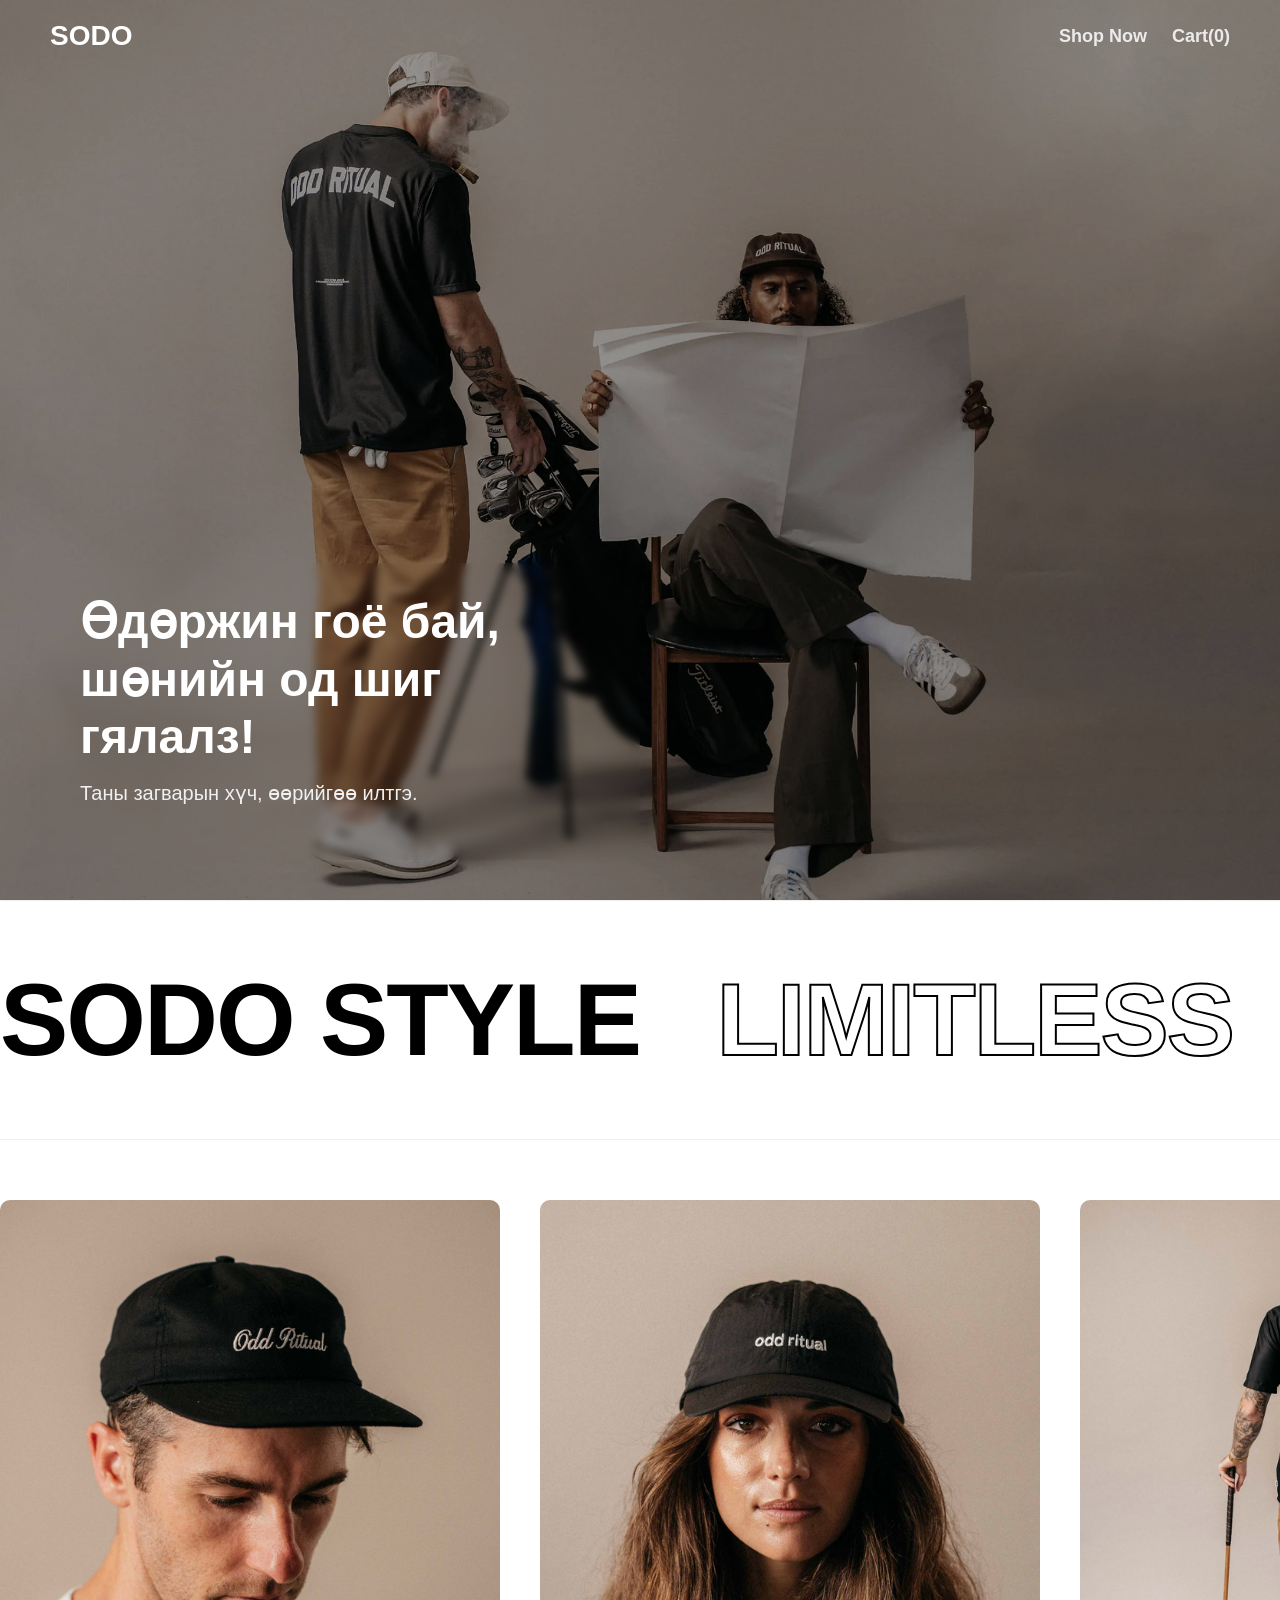
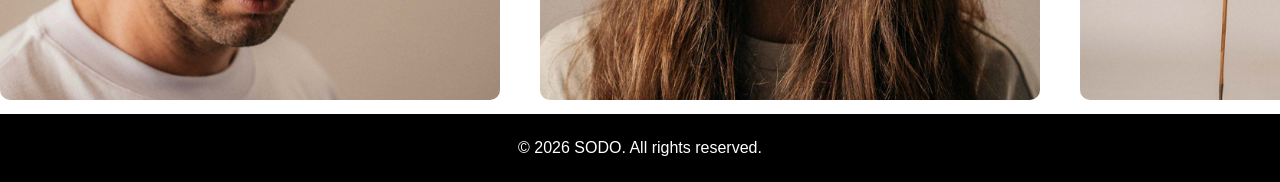
<file: index.html>
<!DOCTYPE html>
<html lang="en">
<head>
<meta charset="UTF-8">
<meta name="description" content="SODO Clothing - Shop stylish hats, shirts, hoodies, pants, and skirts for men and women.">
<meta name="google-site-verification" content="s40xMxsStZ8YMPgdg78lDfr5g1epbVZhalQ4h5-H8yQ" />
<meta name="google-site-verification" content="aYxAVjsPWP7LT2f1iCTtbJpJrB3x3TAT2jIVdtBe6hA" />
<meta name="robots" content="index, follow">
<title>SODO Clothing</title>
<link rel="stylesheet" href="style.css">
</head>

<body>

<!-- NAVBAR -->
<header class="navbar">
  <a href="index.html" class="brand">SODO</a>
  <nav class="nav-links">
    <a href="shopnow.html">Shop Now</a>
    <a href="#" id="cart-nav" onclick="toggleCart(); return false;">Cart(0)</a>
  </nav>
</header>

<!-- HERO -->
<section class="hero" id="hero">
  <div class="hero-overlay">
    <h1>Өдөржин гоё бай, шөнийн од шиг гялалз!</h1>
    <p>Таны загварын хүч, өөрийгөө илтгэ.</p>
  </div>
</section>

<!-- PRODUCTS -->
<div class="brand-statement">
  <div class="scrolling-text">
    <span>SODO STYLE</span>
    <span class="outline-text">LIMITLESS</span>
    <span>BE THE STAR</span>
    <span class="outline-text">SODO STYLE</span>
    <span>LIMITLESS</span>
    <span class="outline-text">BE THE STAR</span>
    <span>SODO STYLE</span>
    <span class="outline-text">LIMITLESS</span>
    <span>BE THE STAR</span>
    <span class="outline-text">SODO STYLE</span>
    <span>LIMITLESS</span>
    <span class="outline-text">BE THE STAR</span>
  </div>
</div>



  <div class="drag-container">
    <div class="drag-track">
      <div class="drag-item"><img src="harma1.jpg" data-worn="p1_worn.webp"></div>
      <div class="drag-item"><img src="harma3.jpg" data-worn="p2_worn.webp"></div>
      <div class="drag-item"><img src="harpo1.webp" data-worn="p3_worn.webp"></div>
      <div class="drag-item"><img src="harma2.webp" data-worn="p1_worn.webp"></div>
      <div class="drag-item"><img src="harpo2.jpg" data-worn="p2_worn.webp"></div>
      <div class="drag-item"><img src="harpo3.jpg" data-worn="p3_worn.webp"></div>
      <div class="drag-item"><img src="sandal.jpg" data-worn="p1_worn.webp"></div>
      <div class="drag-item"><img src="harpo4.jpg" data-worn="p1_worn.webp"></div>
      <div class="drag-item"><img src="harpo5.jpg" data-worn="p1_worn.webp"></div>
      <div class="drag-item"><img src="tsagma1.jpg" data-worn="p1_worn.webp"></div>
      <div class="drag-item"><img src="tsagma2.webp" data-worn="p1_worn.webp"></div>
      <div class="drag-item"><img src="tsagpo1.jpg" data-worn="p1_worn.webp"></div>
      <div class="drag-item"><img src="tsagpo2.jpg" data-worn="p1_worn.webp"></div>
      <div class="drag-item"><img src="tsagpo3.webp" data-worn="p1_worn.webp"></div>
      <div class="drag-item"><img src="tsagoims1.webp" data-worn="p1_worn.webp"></div>
      <div class="drag-item"><img src="tsagoims2.jpg" data-worn="p1_worn.webp"></div>
      <div class="drag-item"><img src="saaralma1.jpg" data-worn="p1_worn.webp"></div>

      </div>
</div>
</section>

<!-- FOOTER -->
<footer class="footer">
  <p>© 2026 SODO. All rights reserved.</p>
</footer>
<script>
// --- SHARED CART LOGIC ---
let cart = JSON.parse(localStorage.getItem('SODO_CART')) || [];

function toggleCart() {
    document.getElementById('cartSidebar').classList.toggle('active');
}

function updateCartUI() {
    const navCart = document.getElementById('cart-nav');
    if(navCart) navCart.innerText = `Cart(${cart.length})`;
    
    const list = document.getElementById('cartItemsList');
    if(!list) return;

    if (cart.length === 0) {
        list.innerHTML = '<p style="color: #999;">Cart is empty.</p>';
    } else {
        list.innerHTML = cart.map((item, index) => `
            <div class="cart-item">
                <img src="${item.image}" alt="">
                <div class="cart-item-info">
                    <h4>${item.name}</h4>
                    <strong>${item.price.toLocaleString()}₮</strong><br>
                    <button class="remove-btn" onclick="removeFromCart(${index})">Remove</button>
                </div>
            </div>
        `).join('');
    }
    
    const total = cart.reduce((sum, item) => sum + item.price, 0);
    const totalDiv = document.getElementById('cartTotal');
    if(totalDiv) totalDiv.innerText = `Total: ${total.toLocaleString()}₮`;
}

function removeFromCart(index) {
    cart.splice(index, 1);
    localStorage.setItem('SODO_CART', JSON.stringify(cart));
    updateCartUI();
}

// Initialize UI on load
document.addEventListener('DOMContentLoaded', updateCartUI);

// ... Keep your existing Drag/Scroll animation code below here ...
</script>
</body>
</html>
</file>
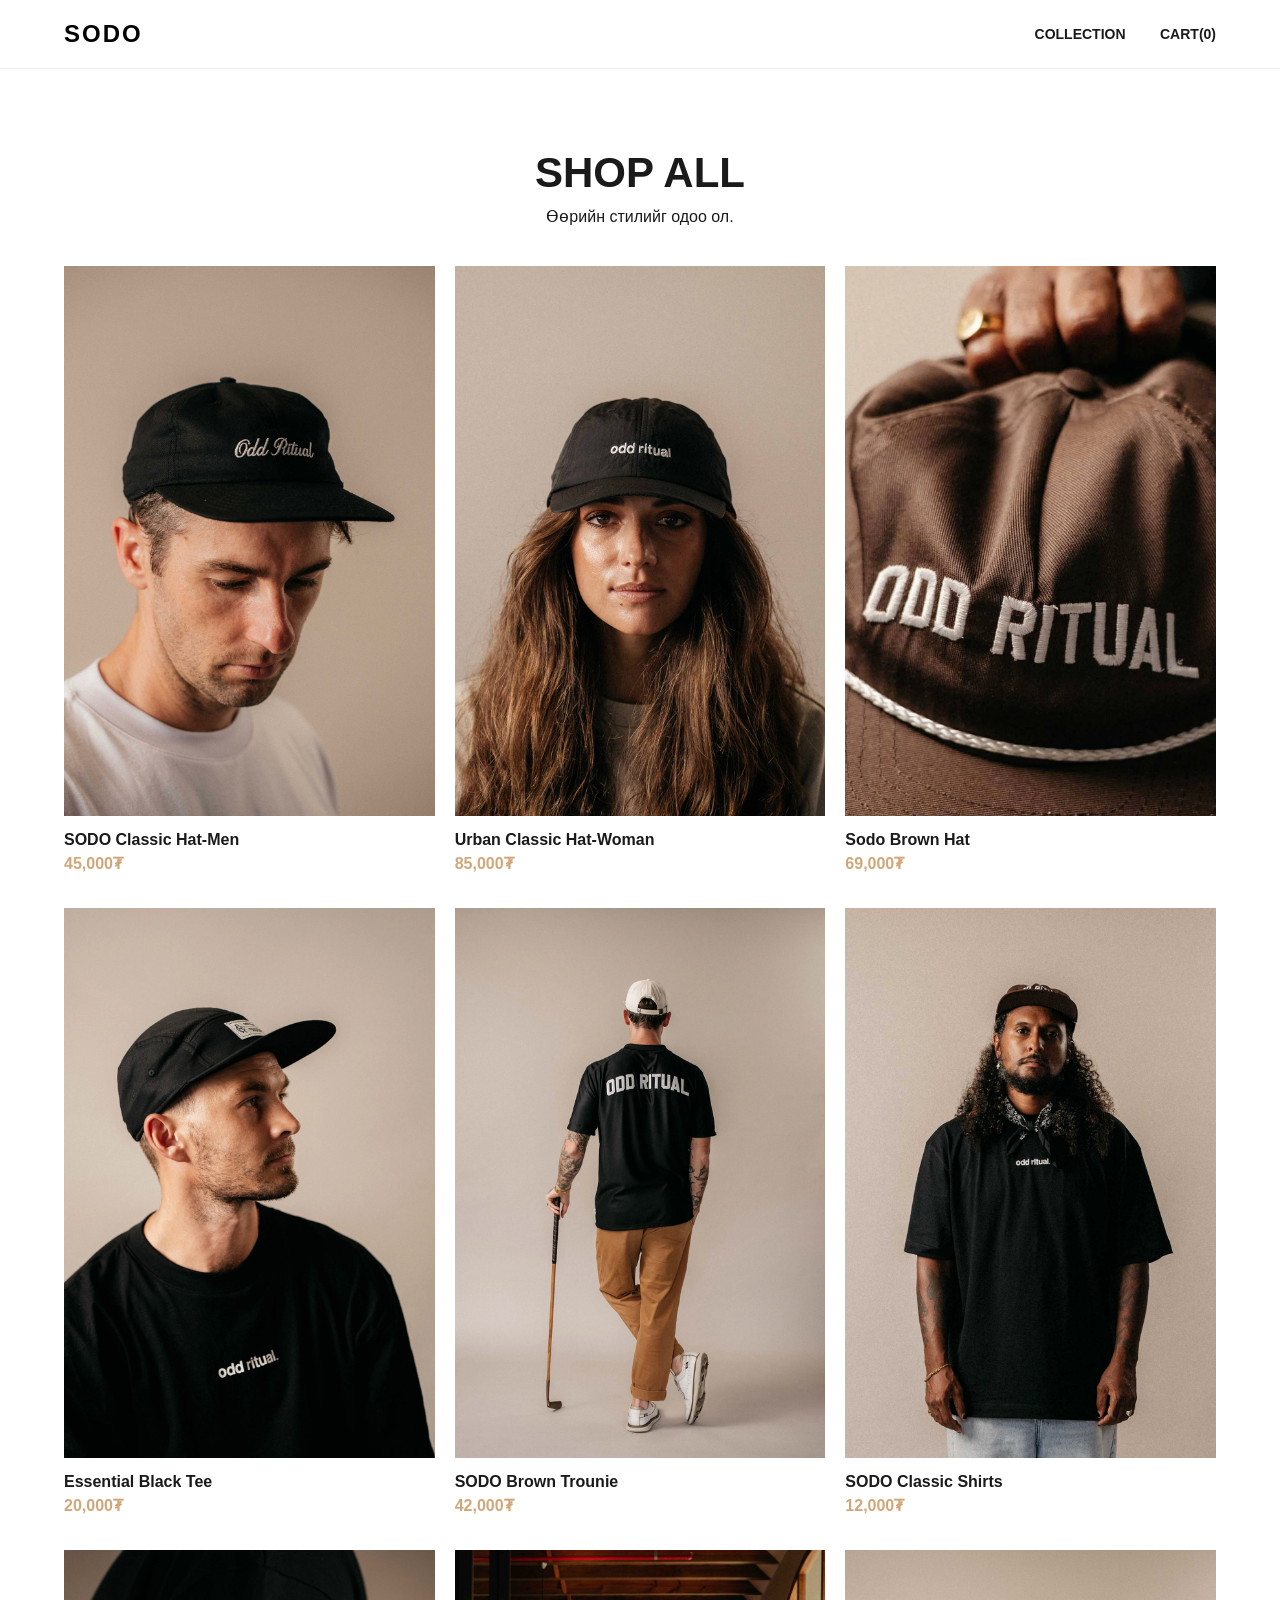
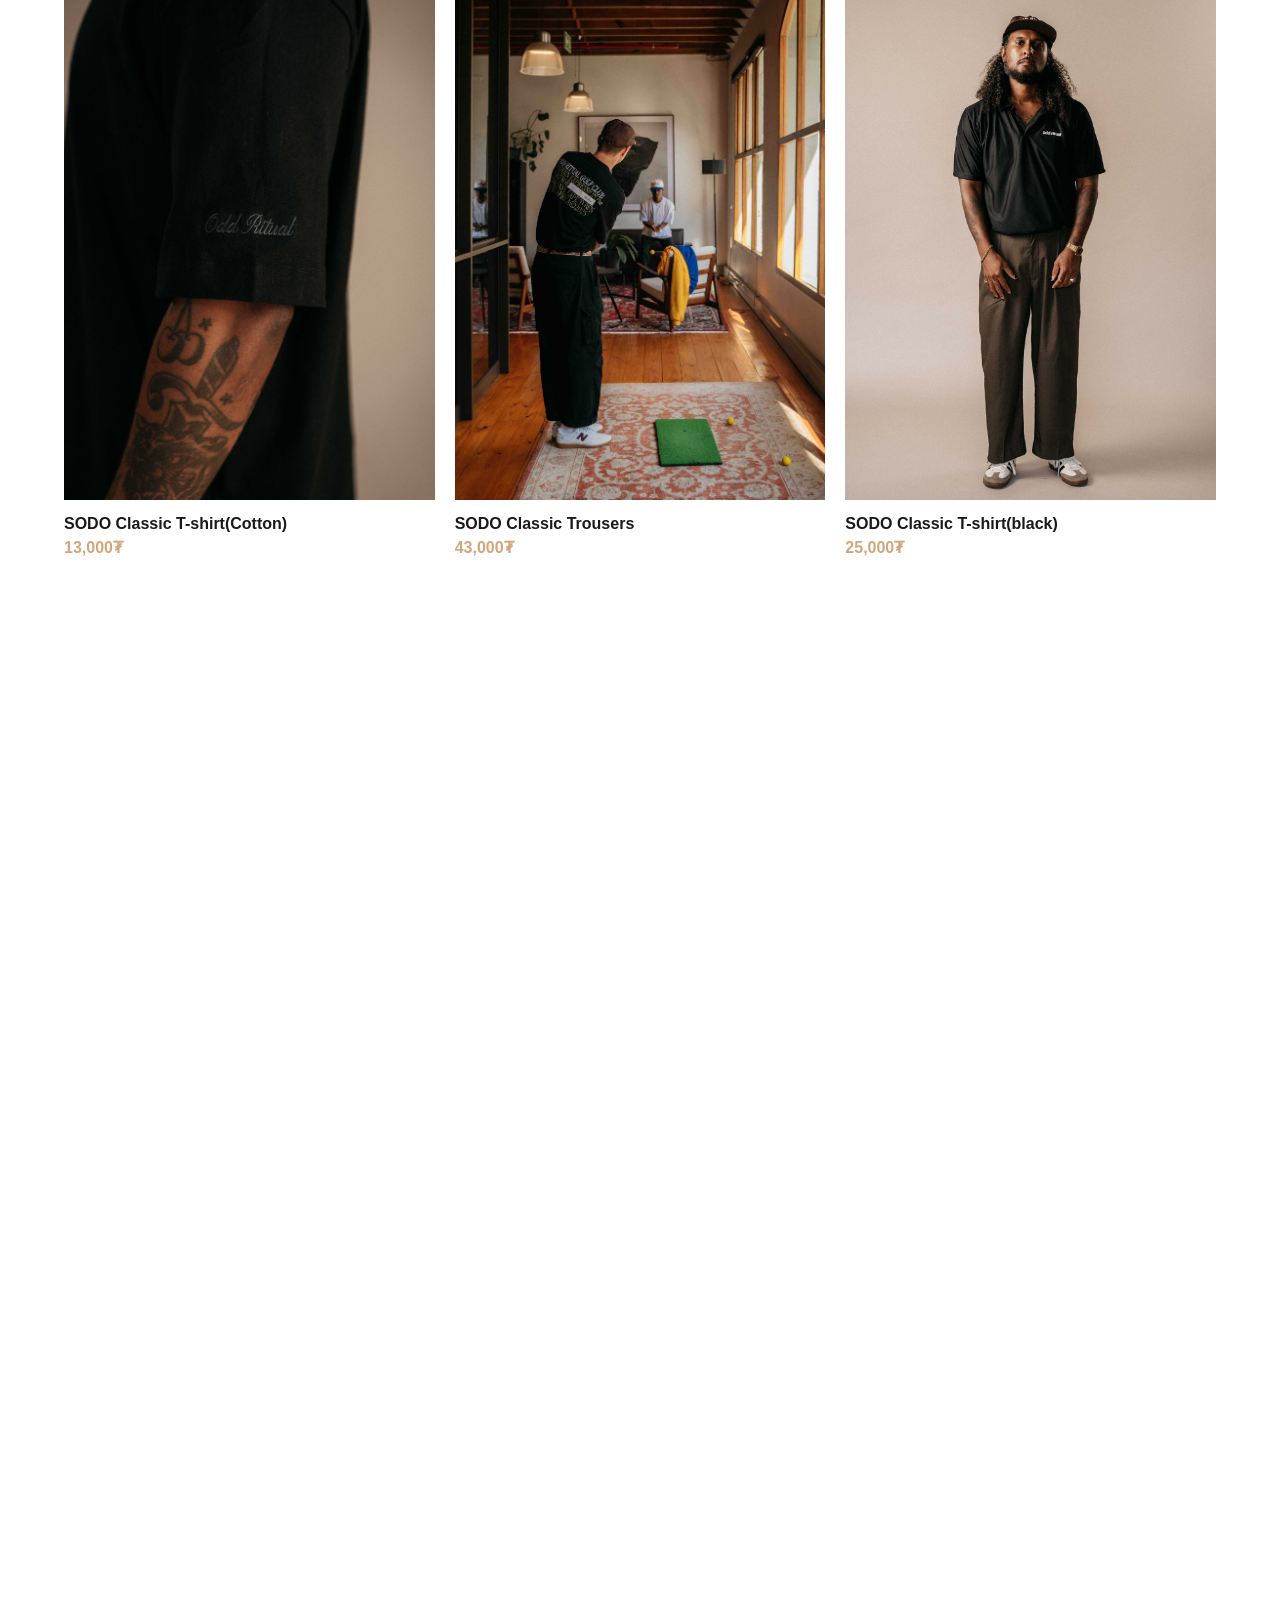
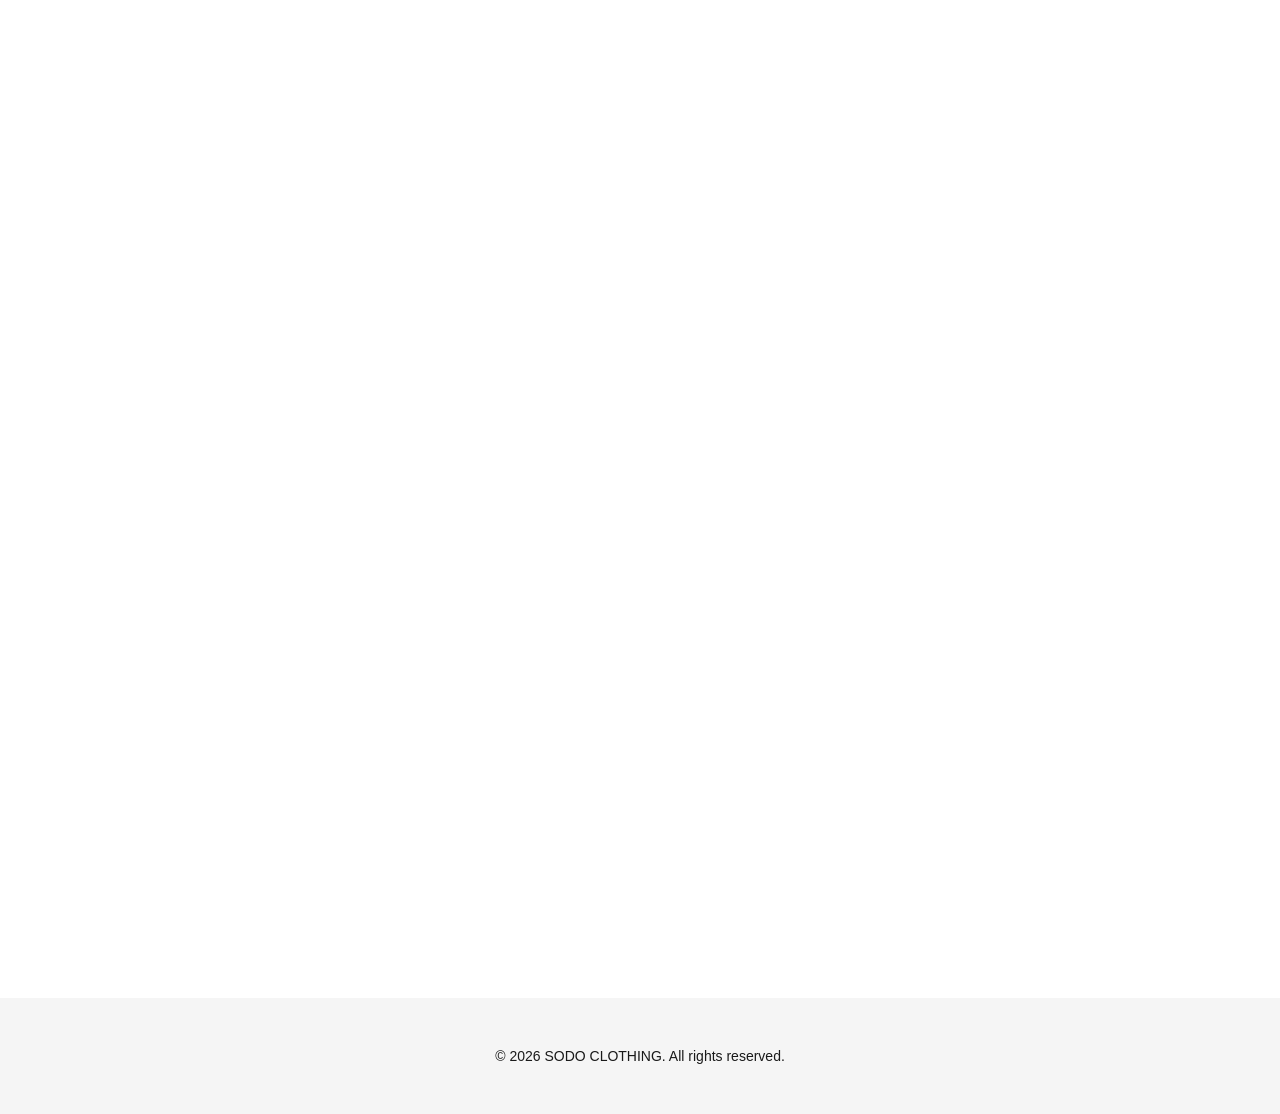
<file: ShopNow.html>
<!DOCTYPE html>
<html lang="en">
<head>
<meta charset="UTF-8">
<meta name="viewport" content="width=device-width, initial-scale=1.0">
<meta name="description" content="SODO Clothing - Shop stylish hats, shirts, hoodies, pants, and skirts for men and women.">
<meta name="keywords" content="SODO, clothing, hats, shirts, hoodies, pants, skirts, shop, fashion, online store">
<meta name="robots" content="index, follow">
<title>Shop Now | SODO</title>
<style>
:root {
    --primary: #000000;
    --accent: #d2a679;
    --bg: #ffffff;
    --text: #1a1a1a;
}

* {
    margin: 0;
    padding: 0;
    box-sizing: border-box;
    font-family: 'Helvetica Neue', Arial, sans-serif;
}

body {
    background-color: var(--bg);
    color: var(--text);
    overflow-x: hidden;
}

/* NAVBAR */
.navbar {
    padding: 20px 5%;
    display: flex;
    justify-content: space-between;
    align-items: center;
    border-bottom: 1px solid #eee;
    position: sticky;
    top: 0;
    background: white;
    z-index: 1000;
}

.brand {
    font-size: 24px;
    font-weight: 900;
    text-decoration: none;
    color: var(--primary);
    letter-spacing: 2px;
}

.nav-links a {
    margin-left: 30px;
    text-decoration: none;
    color: var(--text);
    font-weight: 600;
    font-size: 14px;
    text-transform: uppercase;
}

/* SHOP HEADER */
.shop-header {
    padding: 80px 5% 40px;
    text-align: center;
}

.shop-header h1 {
    font-size: 42px;
    font-weight: 800;
    text-transform: uppercase;
    margin-bottom: 10px;
}

/* PRODUCT GRID */
.shop-container {
    padding: 0 5% 100px;
}

.product-grid {
    display: grid;
    grid-template-columns: repeat(3, 1fr);
    gap: 20px;
}

.product-card {
    position: relative;
    cursor: pointer;
    opacity: 0;
    transform: translateY(20px);
    transition: all 0.6s ease-out;
}

.product-card.reveal {
    opacity: 1;
    transform: translateY(0);
}

.img-wrapper {
    width: 100%;
    height: 550px;
    overflow: hidden;
    background: #f9f9f9;
    position: relative;
}

.img-wrapper img {
    width: 100%;
    height: 100%;
    object-fit: cover;
    transition: transform 0.8s cubic-bezier(0.2, 1, 0.3, 1);
}

.product-card:hover img {
    transform: scale(1.1);
}

/* ADD TO CART BUTTON */
.add-to-cart {
    position: absolute;
    bottom: 20px;
    left: 50%;
    transform: translateX(-50%) translateY(20px);
    background: var(--primary);
    color: white;
    padding: 12px 30px;
    border: none;
    font-weight: 700;
    opacity: 0;
    transition: all 0.3s ease;
}

.product-card:hover .add-to-cart {
    opacity: 1;
    transform: translateX(-50%) translateY(0);
}

.product-info {
    padding: 15px 0;
    text-align: left;
}

.product-info h3 {
    font-size: 16px;
    font-weight: 600;
    margin-bottom: 5px;
}

.product-info p {
    color: var(--accent);
    font-weight: 700;
}

/* CART SIDEBAR */
.cart-sidebar {
    position: fixed;
    top: 0;
    right: -100%;
    width: 400px;
    height: 100%;
    background: white;
    box-shadow: -5px 0 15px rgba(0,0,0,0.1);
    z-index: 2000;
    padding: 40px;
    transition: 0.4s ease;
    display: flex;
    flex-direction: column;
}

.cart-sidebar.active { right: 0; }

.close-cart {
    cursor: pointer;
    font-size: 28px;
    font-weight: bold;
    align-self: flex-end;
}

#cartItemsList {
    flex: 1;
    margin-top: 20px;
    overflow-y: auto;
}

#cartItemsList div {
    display: flex;
    justify-content: space-between;
    margin-bottom: 15px;
}

/* CHECKOUT BUTTON */
#checkoutBtn {
    padding: 15px;
    background: black;
    color: white;
    border: none;
    font-weight: 700;
    cursor: pointer;
}

/* FOOTER */
footer {
    padding: 50px;
    text-align: center;
    background: #f5f5f5;
    font-size: 14px;
}

@media (max-width: 900px) {
    .product-grid { grid-template-columns: repeat(2, 1fr); }
}
</style>
</head>
<body>

<header class="navbar">
    <a href="index.html" class="brand">SODO</a>
    <nav class="nav-links">
        <a href="#">Collection</a>
        <a href="#" id="cart-trigger">Cart(0)</a>
    </nav>
</header>

<section class="shop-header">
    <h1>Shop All</h1>
    <p>Өөрийн стилийг одоо ол.</p>
</section>

<div class="shop-container">
    <div class="product-grid">
        <!-- Example Product -->
        <div class="product-card">
            <div class="img-wrapper">
                <img src="harma1.jpg" alt="Clothing">
                <button class="add-to-cart" onclick="addToCart('SODO Hat', 45000)">Add to Cart</button>
            </div>
            <div class="product-info">
                <h3>SODO Classic Hat-Men</h3>
                <p>45,000₮</p>
            </div>
        </div>
        <div class="product-card">
                <div class="img-wrapper">
                    <img src="harma3.jpg" alt="Clothing">
                    <button class="add-to-cart" onclick="addToCart('Urban Hat-Woman', 85000)">Add to Cart</button>
                </div>
                <div class="product-info">
                    <h3>Urban Classic Hat-Woman</h3>
                    <p>85,000₮</p>
                </div>
            </div>

            <div class="product-card">
                <div class="img-wrapper">
                    <img src="noholt.webp" alt="Clothing">
                    <button class="add-to-cart" onclick="addToCart('Sodo Brown Hat', 65000)">Add to Cart</button>
                </div>
                <div class="product-info">
                    <h3>Sodo Brown Hat</h3>
                    <p>69,000₮</p>
                </div>
            </div>

            <div class="product-card">
                <div class="img-wrapper">
                    <img src="harma2.webp" alt="Clothing">
                    <button class="add-to-cart" onclick="addToCart('Essential Black Tee', 25000)">Add to Cart</button>
                </div>
                <div class="product-info">
                    <h3>Essential Black Tee</h3>
                    <p>20,000₮</p>
                </div>
            </div>

            <div class="product-card">
                <div class="img-wrapper">
                    <img src="harpo1.webp" alt="Clothing">
                    <button class="add-to-cart" onclick="addToCart('Brown Trounie', 45000)">Add to Cart</button>
                </div>
                <div class="product-info">
                    <h3>SODO Brown Trounie</h3>
                    <p>42,000₮</p>
                </div>
            </div>

            <div class="product-card">
                <div class="img-wrapper">
                    <img src="harpo2.jpg" alt="Clothing">
                    <button class="add-to-cart" onclick="addToCart('Classic Shirts', 45000)">Add to Cart</button>
                </div>
                <div class="product-info">
                    <h3>SODO Classic Shirts</h3>
                    <p>12,000₮</p>
                </div>
            </div>

            <div class="product-card">
                <div class="img-wrapper">
                    <img src="harpo3.jpg" alt="Clothing">
                    <button class="add-to-cart" onclick="addToCart('Classic T-shirt(Cotton)', 45000)">Add to Cart</button>
                </div>
                <div class="product-info">
                    <h3>SODO Classic T-shirt(Cotton)</h3>
                    <p>13,000₮</p>
                </div>
            </div>

            <div class="product-card">
                <div class="img-wrapper">
                    <img src="harpo4.jpg" alt="Clothing">
                    <button class="add-to-cart" onclick="addToCart('Classic Trousers', 45000)">Add to Cart</button>
                </div>
                <div class="product-info">
                    <h3>SODO Classic Trousers</h3>
                    <p>43,000₮</p>
                </div>
            </div>

            <div class="product-card">
                <div class="img-wrapper">
                    <img src="harpo5.jpg" alt="Clothing">
                    <button class="add-to-cart" onclick="addToCart('Classic T-shirt(black)', 45000)">Add to Cart</button>
                </div>
                <div class="product-info">
                    <h3>SODO Classic T-shirt(black)</h3>
                    <p>25,000₮</p>
                </div>
            </div>

            <div class="product-card">
                <div class="img-wrapper">
                    <img src="tsagma1.jpg" alt="Clothing">
                    <button class="add-to-cart" onclick="addToCart('Summer Hat', 45000)">Add to Cart</button>
                </div>
                <div class="product-info">
                    <h3>SODO Summer Hat</h3>
                    <p>35,999₮</p>
                </div>
            </div>

            <div class="product-card">
                <div class="img-wrapper">
                    <img src="tsagma2.webp" alt="Clothing">
                    <button class="add-to-cart" onclick="addToCart('Classic Hat', 45000)">Add to Cart</button>
                </div>
                <div class="product-info">
                    <h3>SODO Classic Hat</h3>
                    <p>45,000₮</p>
                </div>
            </div>

            <div class="product-card">
                <div class="img-wrapper">
                    <img src="tsagoims1.webp".jpg" alt="Clothing">
                    <button class="add-to-cart" onclick="addToCart('White socks-1', 45000)">Add to Cart</button>
                </div>
                <div class="product-info">
                    <h3>SODO White socks-1</h3>
                    <p>8,000₮</p>
                </div>
            </div>

            <div class="product-card">
                <div class="img-wrapper">
                    <img src="tsagoims2.jpg" alt="Clothing">
                    <button class="add-to-cart" onclick="addToCart('White socks', 45000)">Add to Cart</button>
                </div>
                <div class="product-info">
                    <h3>SODO White socks</h3>
                    <p>9,000₮</p>
                </div>
            </div>

            <div class="product-card">
                <div class="img-wrapper">
                    <img src="tsagpo1.jpg" alt="Clothing">
                    <button class="add-to-cart" onclick="addToCart('Ritual T-shirt 2016', 45000)">Add to Cart</button>
                </div>
                <div class="product-info">
                    <h3>SODO Ritual T-shirt 2016</h3>
                    <p>45,000₮</p>
                </div>
            </div>

            <div class="product-card">
                <div class="img-wrapper">
                    <img src="tsagpo2.jpg" alt="Clothing">
                    <button class="add-to-cart" onclick="addToCart('White T-shirt', 45000)">Add to Cart</button>
                </div>
                <div class="product-info">
                    <h3>SODO White T-shirt</h3>
                    <p>45,000₮</p>
                </div>
            </div>

            <div class="product-card">
                <div class="img-wrapper">
                    <img src="tsenpo1.jpg" alt="Clothing">
                    <button class="add-to-cart" onclick="addToCart('Classic Podvolk', 45000)">Add to Cart</button>
                </div>
                <div class="product-info">
                    <h3>SODO Classic Podvolk</h3>
                    <p>5,000₮</p>
                </div>
            </div>

            <div class="product-card">
                <div class="img-wrapper">
                    <img src="sandal.jpg" alt="Clothing">
                    <button class="add-to-cart" onclick="addToCart('Classic Trousers', 45000)">Add to Cart</button>
                </div>
                <div class="product-info">
                    <h3>SODO Classic Trousers</h3>
                    <p>25,000₮</p>
                </div>
            </div>

            <div class="product-card">
                <div class="img-wrapper">
                    <img src="saaralma1.jpg" alt="Clothing">
                    <button class="add-to-cart" onclick="addToCart('SSODO Grey Hat', 45000)">Add to Cart</button>
                </div>
                <div class="product-info">
                    <h3>SODO Grey Hat</h3>
                    <p>15,000₮</p>
                </div>
            </div>
            </div>
    </div>
</div>

<div class="cart-sidebar" id="cartSidebar">
    <span class="close-cart" onclick="toggleCart()">×</span>
    <h2>Your Cart</h2>
    <div id="cartItemsList"><p style="color:#999;">Cart is empty.</p></div>
    <hr style="margin:20px 0; border-top:1px solid #eee;">
    <button id="checkoutBtn" onclick="checkout()">CHECKOUT</button>
</div>

<footer>
    <p>© 2026 SODO CLOTHING. All rights reserved.</p>
</footer>

<script>
let cart = JSON.parse(localStorage.getItem('SODO_CART')) || [];
const cartTrigger = document.getElementById('cart-trigger');
const cartSidebar = document.getElementById('cartSidebar');
const checkoutBtn = document.getElementById('checkoutBtn');

function toggleCart() {
    cartSidebar.classList.toggle('active');
    updateCartUI();
}

cartTrigger.addEventListener('click', (e) => {
    e.preventDefault();
    toggleCart();
});

function addToCart(name, price) {
    cart.push({ name, price });
    localStorage.setItem('SODO_CART', JSON.stringify(cart));
    updateCartUI();
    alert(name + " added to cart!");
}

function updateCartUI() {
    cartTrigger.innerText = `Cart(${cart.length})`;
    const list = document.getElementById('cartItemsList');
    if (cart.length === 0) {
        list.innerHTML = '<p style="color:#999;">Cart is empty.</p>';
    } else {
        list.innerHTML = cart.map((item,index) => `
            <div>
                <span>${item.name}</span>
                <span>${item.price.toLocaleString()}₮ <button onclick="removeFromCart(${index})" style="background:none;border:none;color:red;cursor:pointer;">x</button></span>
            </div>
        `).join('');
    }
}

function removeFromCart(index) {
    cart.splice(index,1);
    localStorage.setItem('SODO_CART', JSON.stringify(cart));
    updateCartUI();
}

// Checkout logic
function checkout() {
    if(cart.length === 0){
        alert("Cart is empty!");
        return;
    }
    alert(`Total: ${cart.reduce((sum,i)=>sum+i.price,0).toLocaleString()}₮\nProceeding to checkout...`);
    cart = [];
    localStorage.setItem('SODO_CART', JSON.stringify(cart));
    updateCartUI();
    toggleCart();
}

// Reveal animation
const observer = new IntersectionObserver((entries)=>{
    entries.forEach(entry=>{
        if(entry.isIntersecting){
            entry.target.classList.add('reveal');
        }
    });
},{threshold:0.1});

document.querySelectorAll('.product-card').forEach(card => observer.observe(card));

// Initialize cart UI
updateCartUI();
</script>

</body>
</html>
</file>
<file: style.css>
/* RESET */
*{
  margin:0;
  padding:0;
  box-sizing:border-box;
  font-family:'Arial', sans-serif;
  scroll-behavior: smooth;
}

/* NAVBAR */
.navbar {
  position: fixed;
  top: 20px;
  left: 50%;
  transform: translateX(-50%);
  width: calc(100% - 100px);
  display: flex;
  justify-content: space-between;
  align-items: center;
  z-index: 1000;
  pointer-events: none; /* allow clicks only on links */
}

/* THE COOL BRIDGE TEXT */
.brand-statement {
  background-color: #ffffff;
  padding: 60px 0; /* This fills the white space */
  overflow: hidden;
  white-space: nowrap;
  display: flex;
  align-items: center;
  border-top: 1px solid #eee;
  border-bottom: 1px solid #eee;
}

.scrolling-text {
  font-size: 8vw; /* Huge responsive font */
  font-weight: 900;
  text-transform: uppercase;
  color: #000;
  display: inline-block;
  animation: marquee 20s linear infinite;
  font-family: 'Arial Black', sans-serif; /* Thick, impactful font */
  letter-spacing: -2px;
}

/* CART ITEM STYLING */
.cart-item {
    display: flex;
    align-items: center;
    gap: 15px;
    margin-bottom: 20px;
    padding-bottom: 10px;
    border-bottom: 1px solid #eee;
}
.cart-item img {
    width: 60px;
    height: 70px;
    object-fit: cover;
    border-radius: 4px;
}
.cart-item-info {
    flex-grow: 1;
}
.cart-item-info h4 {
    font-size: 14px;
    margin-bottom: 5px;
}
.remove-btn {
    background: none;
    border: none;
    color: #ff4444;
    cursor: pointer;
    font-size: 12px;
    text-decoration: underline;
    padding: 0;
}
/* Ensure sidebar is high enough z-index */
.cart-sidebar {
    z-index: 3000;
}

.scrolling-text span {
  margin-right: 50px;
}

/* Hollow text effect for every second word */
.outline-text {
  color: transparent;
  -webkit-text-stroke: 2px #000;
}

@keyframes marquee {
  0% { transform: translateX(0); }
  100% { transform: translateX(-50%); }
}

.brand {
  font-size: 28px;
  font-weight: 900;
  color: white;
  text-decoration: none;
  pointer-events: auto;
  transition: transform 0.3s, color 0.3s;
}

.brand:hover {
  transform: scale(1.1);
  color: #ffd700;
}

.nav-links {
  display: flex;
  gap: 25px;
}

.nav-links a {
  color: white;
  text-decoration: none;
  font-size: 18px;
  font-weight: 600;
  opacity: 0.85;
  pointer-events: auto;
  transition: opacity 0.3s, transform 0.3s;
}

.payment-note {
    position: fixed;
    bottom: -100px;
    left: 50%;
    transform: translateX(-50%);
    background: #2ecc71; /* Nice green */
    color: white;
    padding: 15px 30px;
    border-radius: 50px;
    font-weight: bold;
    box-shadow: 0 5px 15px rgba(0,0,0,0.2);
    transition: 0.5s ease;
    z-index: 9999;
}

.payment-note.show {
    bottom: 30px;
}

.checkout-btn:disabled {
    background: #555;
    cursor: not-allowed;
}

.nav-links a:hover {
  opacity: 1;
  transform: scale(1.05);
}

/* HERO */
.hero {
  height: 100vh;
  background: url("BG.webp") center/cover no-repeat;
  position: relative;
  display: flex;
  justify-content: flex-start;
  align-items: flex-end;
  padding: 40px;
  overflow: hidden;
}

.hero::before {
  content:"";
  position: absolute;
  width: 100%;
  height: 100%;
  background: rgba(0,0,0,0.3);
  top:0; left:0;
}

.hero-overlay {
  position: relative;
  max-width: 600px;
  color: white;
  text-align: left;
  z-index: 2;
  padding: 30px 40px;
  backdrop-filter: blur(4px);
  animation: fadeUp 1s ease forwards;
}

.hero-overlay h1 {
  font-size: 48px;
  font-weight: 900;
  line-height: 1.2;
  margin-bottom: 15px;
  animation: textSlide 1s ease forwards;
}

.hero-overlay p {
  font-size: 20px;
  color: #f0f0f0;
  margin-bottom: 25px;
  animation: textSlide 1.2s ease forwards;
}

.hero-overlay button {
  padding: 15px 40px;
  border: none;
  background: #d2a679;
  color: white;
  font-size: 18px;
  font-weight: 700;
  cursor: pointer;
  transition: all 0.3s;
  animation: fadeUp 1.5s ease forwards;
}

.hero-overlay button:hover {
  background: #b5835a;
  transform: scale(1.05);
}

/* Animations */
@keyframes fadeUp {
  from { opacity: 0; transform: translateY(30px); }
  to { opacity: 1; transform: translateY(0); }
}

@keyframes textSlide {
  from { opacity:0; transform: translateX(-30px);}
  to { opacity:1; transform: translateX(0);}
}

/* PRODUCTS */
.products {
  padding: 100px 50px;
  background: #fafafa;
}

.products h2 {
  text-align: center;
  font-size: 42px;
  margin-bottom: 50px;
  color: #333;
}

.product-grid {
  display: flex;
  justify-content: center;
  gap: 30px;
  flex-wrap: wrap;
}

.card {
  width: 250px;
  text-align: center;
  transition: all 0.3s;
  cursor: pointer;
}

.card img {
  width: 100%;
  height: 300px;
  object-fit: cover;
  border-radius: 10px;
  transition: transform 0.3s;
}

.card:hover img {
  transform: scale(1.05);
}

.card h3 {
  margin-top: 15px;
  font-size: 20px;
  font-weight: 700;
}

.card p {
  color: #777;
  font-size: 16px;
}

/* FOOTER */
.footer {
  text-align: center;
  padding: 25px;
  background: black;
  color: white;
  font-size: 16px;
}

/* STORYTELLING SECTION */
.storytelling{
  background:white;
  padding:100px 50px;
}

.story-panel{
  max-width:800px;
  margin:auto;
  margin-bottom:80px;
  text-align:center;
  opacity:0;
  transform: translateY(50px);
  transition: all 0.8s ease;
}

.story-panel.active{
  opacity:1;
  transform: translateY(0);
}

.story-panel h2{
  font-size:36px;
  margin-bottom:15px;
  font-weight:900;
}

.story-panel p{
  font-size:20px;
  color:#555;
}

/* DRAG CAROUSEL */
.drag-container{
  overflow:hidden;
  position: relative;
  margin-top:50px;
  padding:10px 0; /* bigger spacing */
}

.drag-track{
  display:flex;
  gap:40px;
  cursor: grab;
  user-select: none;
  width: max-content;
}

.drag-item{
  flex: 0 0 auto;
  width: 500px; /* bigger images */
  position: relative;
}

.drag-item img{
  width:100%;
  height:500px; /* bigger */
  object-fit:cover;
  border-radius:10px;
  transition: transform 0s ease;
}

.drag-item img.worn{
  transform: scale(1.08) rotate(2deg);
}

/* INFINITE SCROLL ANIMATION */
@keyframes scroll {
  0% {
    transform: translateX(0);
  }
  100% {
    transform: translateX(-50%); /* Moves halfway because we doubled the content */
  }
}

.drag-track {
  display: flex;
  width: max-content; /* Important: allows the track to be as wide as the items */
  animation: scroll 30s linear infinite; /* Adjust '30s' to change speed */
}

/* Pause animation when hovering so users can look at a specific item */
.drag-container:hover .drag-track {
  animation-play-state: paused;
}
/* SCROLL ANIMATION FOR PANELS */
</file>
